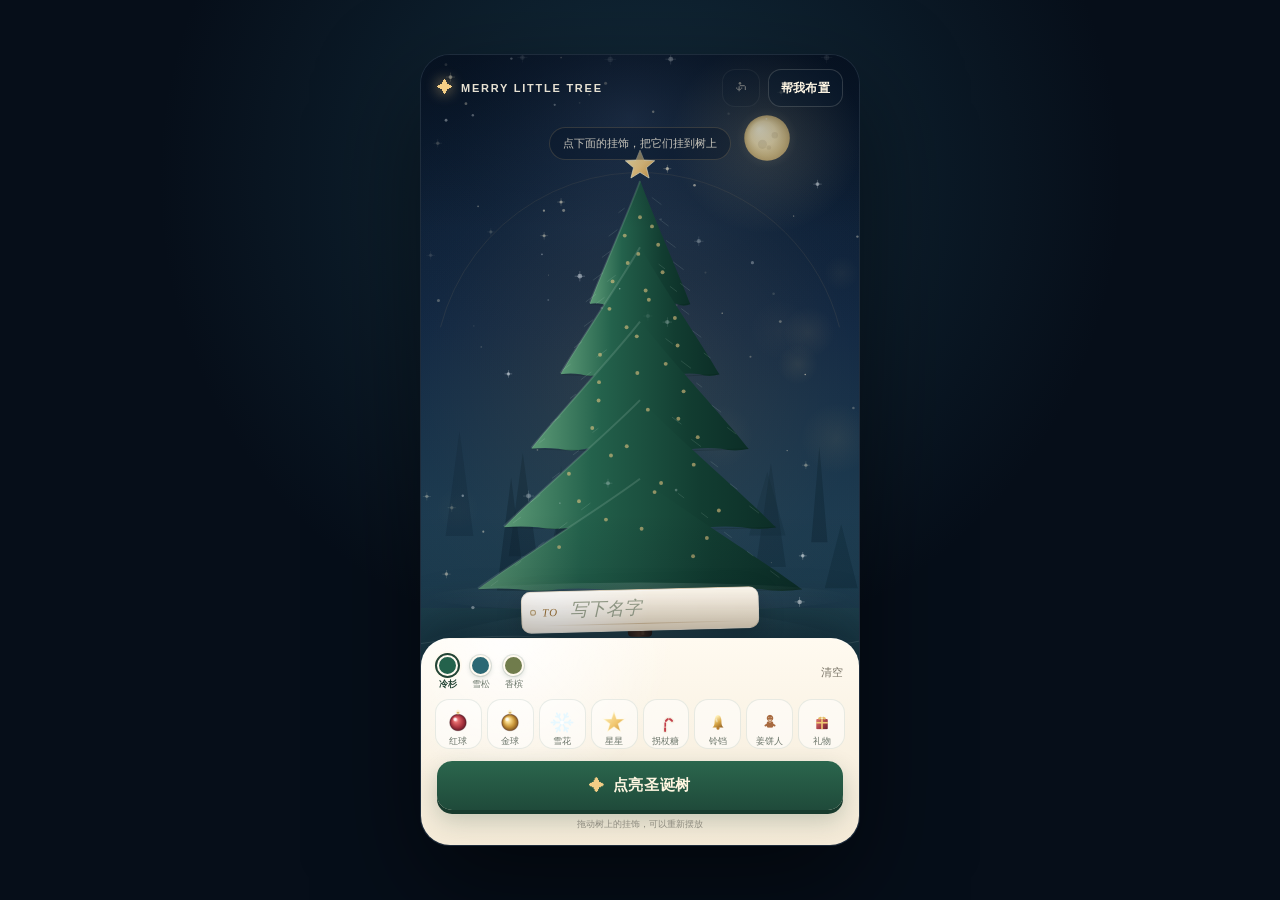
<file: index.html>
<!DOCTYPE html>
<html lang="zh-CN">
<head>
  <meta charset="UTF-8" />
  <meta name="viewport" content="width=device-width, initial-scale=1.0, maximum-scale=1.0, user-scalable=no, viewport-fit=cover" />
  <meta name="theme-color" content="#081426" />
  <meta name="description" content="给自己或朋友装饰一棵圣诞树，点亮后生成一张冬日贺卡，并用链接分享同一棵树。" />
  <meta property="og:title" content="圣诞树装饰间 · Merry Little Tree" />
  <meta property="og:description" content="挂上喜欢的装饰，写下名字，点亮属于你的圣诞树。" />
  <meta property="og:type" content="website" />
  <title>圣诞树装饰间 · Merry Little Tree</title>
  <link rel="icon" type="image/png" href="./assets/favicon.png" />
  <link rel="stylesheet" href="./assets/style.css" />
</head>
<body>
  <main class="app" id="app">
    <canvas id="scene" aria-hidden="true"></canvas>
    <div class="scene-shade" aria-hidden="true"></div>

    <header class="topbar">
      <div class="brand">
        <span class="brand-star" aria-hidden="true">✦</span>
        <span class="brand-name">MERRY LITTLE TREE</span>
      </div>
      <div class="top-actions">
        <button class="icon-btn" id="undoBtn" type="button" aria-label="撤销上一步" disabled>↶</button>
        <button class="soft-btn" id="randomBtn" type="button">帮我布置</button>
      </div>
    </header>

    <div class="hint" id="hint">点下面的挂饰，把它们挂到树上</div>

    <div class="received" id="received" hidden>
      <div class="received-copy">
        <span class="received-kicker">A TREE FOR YOU</span>
        <strong id="receivedText">你收到了一棵圣诞树</strong>
      </div>
      <button class="received-btn" id="resetReceived" type="button">我也要装饰</button>
    </div>

    <section class="dedication" id="dedication">
      <span class="to-label">TO</span>
      <input id="nameInput" maxlength="12" placeholder="写下名字" autocomplete="off" aria-label="收件人名字" />
      <span class="dedication-line" aria-hidden="true"></span>
    </section>

    <section class="tray">
      <div class="tray-head">
        <div class="tree-colors" id="treeColors" role="group" aria-label="选择树的颜色"></div>
        <button class="text-btn" id="clearBtn" type="button">清空</button>
      </div>

      <div class="ornaments" id="ornamentTray" role="group" aria-label="选择挂饰"></div>

      <button class="primary-action" id="lightBtn" type="button">
        <span class="btn-spark" aria-hidden="true">✦</span>
        <span id="lightBtnText">点亮圣诞树</span>
      </button>
      <p class="tray-note" id="trayNote">拖动树上的挂饰，可以重新摆放</p>
    </section>

    <div class="toast" id="toast" role="status" aria-live="polite"></div>

    <div class="overlay" id="shareOverlay" hidden>
      <div class="share-panel" role="dialog" aria-modal="true" aria-labelledby="shareTitle">
        <div class="share-head">
          <div>
            <p class="eyebrow">YOUR WINTER POSTCARD</p>
            <h2 id="shareTitle">你的圣诞树做好了</h2>
          </div>
          <button class="icon-btn close-btn" id="closeShareBtn" type="button" aria-label="关闭分享卡">×</button>
        </div>

        <div class="poster-shell">
          <img id="posterImg" alt="你的圣诞树分享卡" />
        </div>
        <p class="poster-tip" id="posterTip">长按图片可以保存到相册</p>

        <div class="share-actions">
          <button class="secondary" id="saveBtn" type="button">保存图片</button>
          <button class="primary" id="shareBtn" type="button">分享这棵树</button>
        </div>

        <button class="link-toggle" id="linkToggle" type="button">拿到装饰链接</button>
        <div class="link-box" id="linkBox" hidden>
          <input id="shareLinkInput" type="text" readonly aria-label="装饰链接" />
          <p>长按链接复制，朋友打开会看到同一棵树</p>
        </div>
      </div>
    </div>
  </main>

  <script src="./assets/app.js"></script>
</body>
</html>
</file>
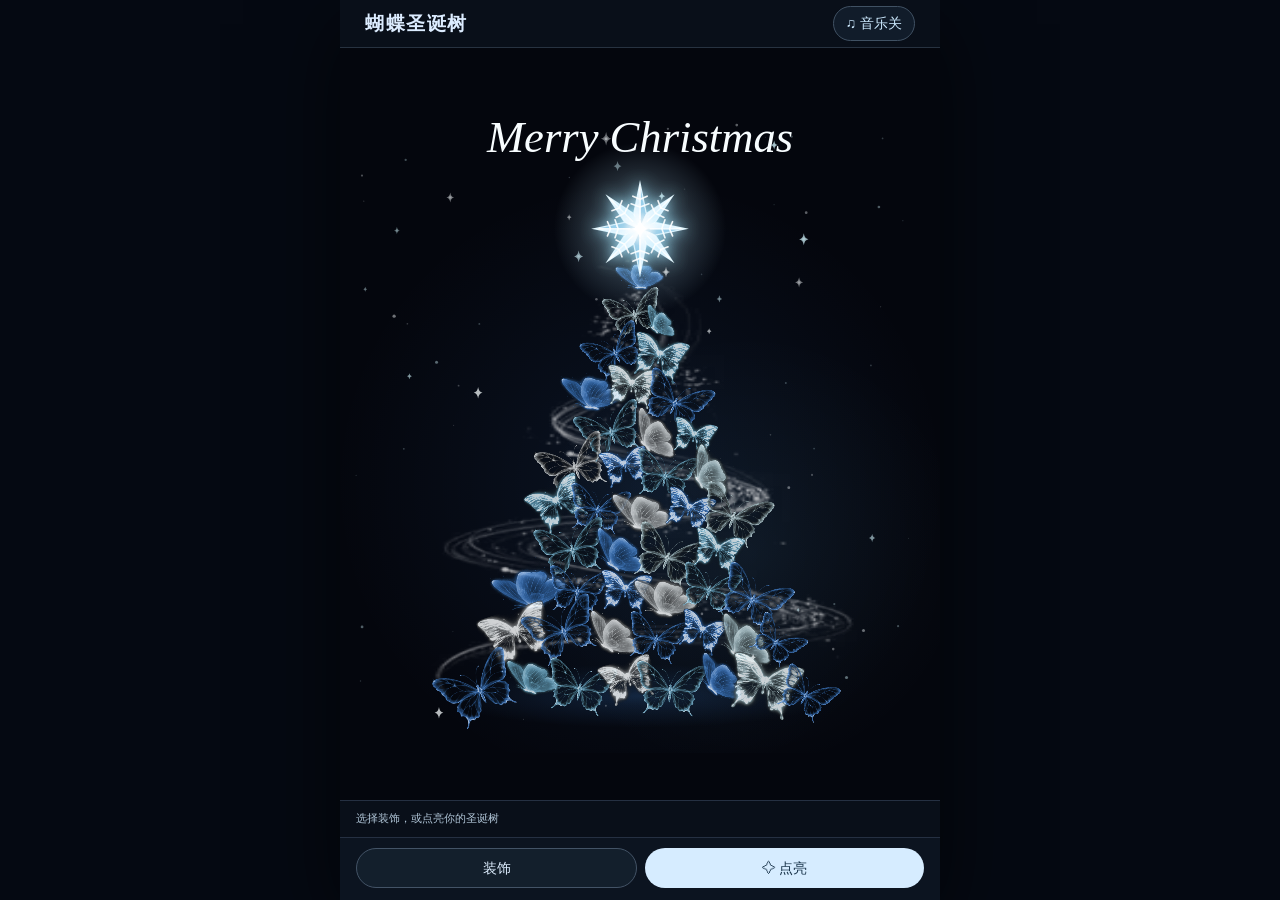
<file: butterfly-demo/index.html>
<!DOCTYPE html>

<html lang="zh-CN">
<head>
<meta charset="utf-8"/>
<meta content="width=device-width,initial-scale=1,viewport-fit=cover" name="viewport"/>
<title>蝴蝶圣诞树</title>
<style>
:root{color-scheme:dark;--ink:#f6f1e8;--muted:#a99f9b;--line:#403833;--surface:#171311;--accent:#d9c08a;--wash:#35291e}
*{box-sizing:border-box}
body{margin:0;background:#080706;color:var(--ink);font:14px/1.45 -apple-system,BlinkMacSystemFont,"PingFang SC","Microsoft Yahei",sans-serif}
button,input{font:inherit}
button{cursor:pointer}
button:focus-visible,input:focus-visible,canvas:focus-visible{outline:2px solid var(--accent);outline-offset:3px}
[hidden]{display:none!important}
main{width:100%;max-width:460px;margin:auto;min-height:100vh;background:#0e0c0b}
header{height:58px;display:flex;align-items:center;justify-content:space-between;padding:0 18px;border-bottom:1px solid #302824;background:#100e0d}
h1{font-family:"Songti SC",serif;font-size:19px;letter-spacing:.08em;font-weight:600;margin:0;color:#f4ead8}
.steps{display:flex;align-items:center;color:var(--muted);font-size:12px;white-space:nowrap}
.steps span+span{margin-left:11px}
.steps [aria-current]{color:#e7cb91}
.stage{position:relative;overflow:hidden;background:#050505}
#scene{display:block;width:100%;touch-action:none;cursor:crosshair}
#effects{position:absolute;top:0;left:0;width:100%;height:100%;pointer-events:none}
.hintbar{min-height:38px;padding:0 16px;display:flex;align-items:center;justify-content:space-between;color:#b8aaa0;font-size:11px;border-top:1px solid #342c26;border-bottom:1px solid #342c26;background:#110e0c}
.hintbar button{border:0;background:none;color:#e1c68d;padding:10px 0 10px 10px;font-size:11px;white-space:nowrap}
.hintbar button:disabled{color:#8692aa;opacity:.65;cursor:default}
.panel{padding:15px 16px 18px;background:#171311}
fieldset{margin:0 0 15px;padding:0;border:0;min-width:0}
legend{font-weight:650;padding:0;margin-bottom:8px;font-size:12px;letter-spacing:.04em;color:#ead7b6}
.choices{display:grid;grid-template-columns:repeat(4,minmax(0,1fr));grid-gap:5px}
#palettes{grid-template-columns:repeat(3,minmax(0,1fr))}
#background-choices{grid-template-columns:repeat(2,minmax(0,1fr))}
.three{grid-template-columns:repeat(3,minmax(0,1fr))}
.color-pickers{display:grid;grid-template-columns:1fr 1fr;gap:8px;margin:9px 0 5px}
.color-pickers label{min-height:39px;display:flex;align-items:center;justify-content:space-between;gap:10px;padding:5px 8px;border:1px solid #443a33;background:#201b18;color:#d1c6ba;font-size:11px}
.color-pickers input[type=color]{width:36px;height:28px;padding:2px;border:1px solid #675b50;background:#171311;cursor:pointer}
.palette-note{margin:3px 0 0;color:#a99f9b;font-size:10px;line-height:1.4}
.butterfly-tools{padding:11px 12px 12px;border:1px solid #514237;border-radius:4px;margin-bottom:15px;background:#1c1713}
.butterfly-tools fieldset{margin-bottom:9px}
.butterfly-tools legend{font-size:11px}
.butterfly-tools label{font-size:11px;color:var(--muted);display:block}
.butterfly-tools output{float:right}
.tool-heading{display:flex;align-items:center;justify-content:space-between;margin-bottom:8px}
.tool-title{font-size:12px;font-weight:650;margin:0;color:#e5c88e}
#deselect{background:transparent;border:0;color:var(--muted);font-size:11px;padding:4px 3px}
.choices button{min-height:36px;min-width:0;padding:4px 1px;border-radius:3px;background:#201b18;color:#c9bfb5;border:1px solid #443a33;font-size:11px;white-space:nowrap;transition:background .16s,border-color .16s,color .16s}
.choices button[aria-pressed=true]{border-color:#d1b77f;background:#35291e;color:#fff6e6;box-shadow:inset 0 -2px #c6a66a}
#palettes button{min-height:48px}
.swatch{display:block;width:26px;height:8px;border-radius:1px;margin:1px auto 4px;border:1px solid #ffffff38}
.sliders{display:grid;grid-template-columns:1.12fr 1fr 1fr;grid-gap:10px;margin:0 0 17px}
.sliders label{font-weight:600;display:block;font-size:11px}
.sliders output{float:right;font-weight:400;color:var(--muted);font-variant-numeric:tabular-nums}
input[type=range]{display:block;height:24px;margin:1px 0 0;width:100%;accent-color:#d9bd82}
.actions{display:flex;align-items:stretch}
.actions button,.return{min-height:41px;border:1px solid #665644;border-radius:3px;background:none;color:var(--ink);padding:0 11px;font-size:12px}
.actions .primary{flex:1;margin-left:8px;border-color:transparent;background:linear-gradient(110deg,#e5d4ad,#c4a56c);color:#23190f;font-weight:750}
#card-panel .actions{margin-top:10px}
#card-panel label{display:block;color:var(--muted);margin-bottom:6px;font-size:12px}
#name{width:100%;height:40px;border-radius:3px;border:1px solid #665644;background:#100e0d;color:var(--ink);padding:0 10px}
#result{font-size:12px;color:var(--muted);margin:10px 0 0}
#result:empty{display:none}
@media(max-width:350px){.panel{padding-left:10px;padding-right:10px}.choices button{font-size:10px}header{padding:0 12px}}
@media(min-width:800px){
body{padding:30px 26px}main{border:1px solid #40352b;border-radius:3px;max-width:1060px;min-height:0;overflow:hidden;box-shadow:0 24px 80px #0009}
header{padding:0 25px;height:64px}.workspace{display:grid;grid-template-columns:minmax(440px,1.25fr) minmax(370px,1fr)}
.panel{padding:23px 25px;border-left:1px solid #40352b}
fieldset{margin-bottom:18px}legend{font-size:13px}.choices button{min-height:39px}.sliders{margin-bottom:18px}
}
main{background:#080f1a;display:flex;flex-direction:column;height:100vh;height:100dvh;min-height:0;max-width:600px;margin:auto;border:0;border-radius:0;overflow:hidden}
body{padding:0;background:#050912}header{height:48px;flex:none;background:#090f19;border-color:#273240}h1{color:#dcecff}.steps{display:none}
.workspace{display:flex;flex-direction:column;flex:1;min-height:0}.workspace>section:first-child{flex:1;min-height:0;display:flex;flex-direction:column}.stage{container-type:size;flex:1;display:grid;place-items:center;background:#04060d}
#scene,#effects{width:min(100cqw,91.12cqh);height:auto;aspect-ratio:390/428}
#effects{inset:50% auto auto 50%;transform:translate(-50%,-50%)}.hintbar{background:#090f19;border-color:#253042;color:#b1c6d8;min-height:28px}.hintbar button:disabled{visibility:hidden}
.panel,#launch{flex:none;border:0;background:#0c1420;padding:10px 16px max(12px,env(safe-area-inset-bottom))}
#launch,.brush,#tabs{display:flex;align-items:center;gap:8px}#launch button,.brush button,#tabs button{border:1px solid #435366;background:#131f2c;color:#deeeff;border-radius:20px;min-height:40px;padding:5px 14px}#launch button{flex:1}#launch #preview,.actions .primary{background:#d6ecff;color:#173249;border:0}#tabs button{flex:1}#tabs button[aria-pressed=true]{background:#d6ecff;color:#163148}
#tool-body{height:clamp(82px,17dvh,154px);overflow-y:auto;overscroll-behavior:contain;margin:9px 0}.brush{justify-content:space-between;font-size:12px}.panel legend{color:#d9eaff}.choices button,.butterfly-tools,.color-pickers label{background:#121e2c;color:#d7e5f1;border-color:#344453}.choices button[aria-pressed=true]{background:#243c52;border-color:#a6d7ff;box-shadow:none}.actions{gap:7px}.actions button{border-color:#495d70;border-radius:20px}.actions .primary{margin:0}.panel fieldset{margin-bottom:8px}
#music{margin-left:auto;padding:6px 12px;border-radius:20px;color:#cdeaff;border:1px solid #405163;background:#111c2a}#individual{display:flex;align-items:center;gap:10px}#individual label{flex:1}#individual input[type=color]{height:34px;width:100%}</style>
<script defer="" src="./wings.js"></script><script defer="" src="./backdrop.js"></script><script defer="" src="./tree.js"></script>
</head>
<body>
<main>
<header>
<h1>蝴蝶圣诞树</h1><button id="music" aria-pressed="false">♫ 音乐关</button>
<div aria-label="制作步骤" class="steps"><span aria-current="step" id="step-edit">装饰</span><span aria-hidden="true">›</span><span id="step-card">点亮贺卡</span></div>
</header>
<div class="workspace">
<section aria-label="蝴蝶树画布">
<div class="stage">
<canvas aria-describedby="hint" aria-label="蝴蝶树" id="scene" tabindex="0">需要支持 Canvas 的浏览器。</canvas>
<canvas aria-hidden="true" id="effects"></canvas>
</div>
<div class="hintbar"><span id="hint" role="status">点蝴蝶换色 · 拖动调整位置</span><button disabled="" id="remove" type="button">删除选中</button></div>
</section>
<section id="launch"><button id="decorate">装饰</button><button id="preview">✧ 点亮</button></section><section aria-label="树饰设置" class="panel" hidden="" id="edit-panel"><nav aria-label="装饰工具" id="tabs"><button data-tab="butterfly">蝴蝶</button><button data-tab="background">背景</button><button data-tab="lightfx">光效</button></nav><div id="tool-body"><div data-pane="background"><fieldset><legend>画笔</legend><div class="choices three" id="brushes"></div></fieldset><div class="brush"><span>轻点或滑动，成簇点缀</span><button disabled="" id="undo">撤销一笔</button></div></div><div data-pane="butterfly"><fieldset><legend id="individual-title">新蝴蝶</legend><div id="individual"><label>大小 <output id="wing-size-out">100%</output><input id="wing-size" type="range" min="45" max="180" value="100"></label><label>自选蝶色<input id="wing-color" type="color" value="#81c8ff"></label></div></fieldset><label for="opacity"><span id="opacity-scope">整树浓淡</span><output id="opacity-out">90%</output><input id="opacity" max="100" min="25" type="range" value="90"/></label><fieldset><legend>蝶形样式</legend><div class="choices three" id="styles"></div></fieldset><fieldset><legend>蝴蝶配色</legend><div class="choices" id="palettes"></div>
<div class="color-pickers">
<label for="rich-color"><span>主色</span><input aria-label="自选蝴蝶主色" id="rich-color" type="color" value="#4a9bff"/></label>
<label for="pale-color"><span>浅色</span><input aria-label="自选蝴蝶浅色" id="pale-color" type="color" value="#d4f7ff"/></label>
</div>
<p class="palette-note">主色比例控制蝶色分布；手动添蝶可单独选主色、浅色或双色。</p>
</fieldset><fieldset><legend>蝴蝶排布</legend><div class="choices three" id="layouts"></div></fieldset><div class="butterfly-tools">
<div class="tool-heading"><p class="tool-title" id="tool-title">新蝴蝶</p><button hidden="" id="deselect" type="button">取消选择</button></div>
<fieldset hidden="" id="single-style"><legend>当前蝶形</legend><div class="choices three" id="single-styles"></div></fieldset>
<fieldset><legend>蝴蝶颜色</legend><div class="choices three" id="butterfly-colors"></div></fieldset>

</div><div class="sliders">
<label for="rich">主色比例 <output id="rich-out">67%</output><input id="rich" max="100" min="0" type="range" value="67"/></label>
<label for="density">密度 <output id="density-out">45</output><input id="density" max="108" min="28" type="range" value="45"/></label>
<label for="size">大小 <output id="size-out">100%</output><input id="size" max="140" min="65" type="range" value="100"/></label>
</div></div><div data-pane="lightfx"><fieldset><legend>树周闪光</legend><div class="choices" id="effects-choices"><button aria-pressed="true" data-overlay="sparkle">星闪</button><button aria-pressed="false" data-overlay="bokeh">柔光斑</button></div></fieldset><fieldset><legend>顶部星形</legend><div class="choices" id="topper-choices"></div></fieldset></div></div>
<div class="actions"><button id="done">完成</button><button id="reset" type="button">重新生成</button><button class="primary" id="light" type="button">点亮圣诞树</button></div>
</section>
<section aria-label="贺卡设置" class="panel" hidden="" id="card-panel">
<label for="name">收卡人名字</label>
<input id="name" maxlength="24" placeholder="输入名字，写在贺卡上" type="text"/>
<label style="display:flex;align-items:center;gap:12px;margin-top:8px">赠语颜色 <input id="text-color" type="color" value="#e1f1ff"/> <small>拖动画布上的赠语调整位置</small></label><div class="actions"><button id="back" type="button">继续装饰</button><button class="primary" id="export" type="button">保存分享卡</button></div>
<p id="result" role="status"></p>
</section>
</div>
</main>
<script src="./bells.js"></script></body>
</html>
</file>
<file: assets/style.css>
*, *::before, *::after {
  box-sizing: border-box;
  margin: 0;
  padding: 0;
}

html, body {
  width: 100%;
  height: 100%;
  overflow: hidden;
}

html {
  touch-action: manipulation;
  background: #07101e;
}

body {
  font-family: -apple-system, BlinkMacSystemFont, "SF Pro Display", "PingFang SC", "Hiragino Sans GB", "Microsoft YaHei", sans-serif;
  color: #f8f1df;
  background:
    radial-gradient(circle at 50% 30%, rgba(30, 69, 92, 0.6), transparent 55%),
    #07101e;
  -webkit-font-smoothing: antialiased;
  -webkit-tap-highlight-color: transparent;
  -webkit-touch-callout: none;
  -webkit-user-select: none;
  user-select: none;
}

button,
input {
  font: inherit;
}

button {
  -webkit-tap-highlight-color: transparent;
}

button:focus {
  outline: 2px solid #f4ce86;
  outline-offset: 2px;
}

input:focus {
  outline: none;
}

[hidden] {
  display: none !important;
}

.app {
  position: relative;
  width: 100%;
  height: 100vh;
  height: var(--app-height, 100vh);
  overflow: hidden;
  background: #0b1a2e;
  isolation: isolate;
}

#scene {
  position: absolute;
  top: 0;
  left: 0;
  width: 100%;
  height: 100%;
  display: block;
  touch-action: none;
  z-index: 0;
}

.scene-shade {
  position: absolute;
  top: 0;
  right: 0;
  bottom: 0;
  left: 0;
  z-index: 1;
  pointer-events: none;
  background:
    linear-gradient(180deg, rgba(4, 12, 24, 0.46) 0%, rgba(4, 12, 24, 0) 22%, rgba(4, 12, 24, 0) 58%, rgba(4, 12, 24, 0.54) 100%);
}

.topbar {
  position: absolute;
  top: 0;
  right: 0;
  left: 0;
  z-index: 5;
  display: flex;
  align-items: center;
  justify-content: space-between;
  padding-top: calc(14px + var(--safe-area-inset-top, env(safe-area-inset-top, 0px)));
  padding-right: 16px;
  padding-bottom: 10px;
  padding-left: 16px;
}

.brand {
  display: flex;
  align-items: center;
  min-width: 0;
}

.brand-star {
  display: inline-block;
  margin-right: 8px;
  color: #f4ce86;
  font-size: 16px;
  line-height: 1;
  text-shadow: 0 0 14px rgba(244, 206, 134, 0.82);
  animation: starPulse 3.4s ease-in-out infinite;
}

.brand-name {
  overflow: hidden;
  color: rgba(255, 247, 229, 0.9);
  font-size: 11px;
  font-weight: 600;
  letter-spacing: 0.16em;
  text-overflow: ellipsis;
  white-space: nowrap;
}

.top-actions {
  display: flex;
  align-items: center;
  flex-shrink: 0;
  margin-left: 10px;
}

.top-actions > * + * {
  margin-left: 8px;
}

.icon-btn,
.soft-btn {
  height: 38px;
  border: 1px solid rgba(255, 247, 229, 0.16);
  border-radius: 13px;
  color: #fff7e5;
  background: rgba(10, 27, 47, 0.42);
  cursor: pointer;
  -webkit-app-region: no-drag;
}

.icon-btn {
  width: 38px;
  font-size: 20px;
  line-height: 1;
}

.soft-btn {
  padding: 0 12px;
  font-size: 12px;
  font-weight: 600;
  letter-spacing: 0.03em;
}

.icon-btn:active,
.soft-btn:active {
  background: rgba(255, 247, 229, 0.14);
}

.icon-btn:disabled {
  opacity: 0.34;
  cursor: default;
}

.hint {
  position: absolute;
  top: calc(72px + var(--safe-area-inset-top, env(safe-area-inset-top, 0px)));
  left: 50%;
  z-index: 4;
  max-width: 86%;
  padding: 8px 13px;
  border: 1px solid rgba(244, 206, 134, 0.16);
  border-radius: 999px;
  color: rgba(255, 247, 229, 0.76);
  background: rgba(6, 20, 38, 0.38);
  font-size: 11px;
  line-height: 1.35;
  text-align: center;
  white-space: nowrap;
  transform: translateX(-50%);
  transition: opacity 320ms ease, transform 320ms ease;
  pointer-events: none;
}

.hint.is-hidden {
  opacity: 0;
  transform: translate(-50%, -5px);
}

.received {
  position: absolute;
  top: calc(66px + var(--safe-area-inset-top, env(safe-area-inset-top, 0px)));
  left: 50%;
  z-index: 6;
  display: flex;
  align-items: center;
  justify-content: center;
  width: auto;
  max-width: calc(100% - 32px);
  padding: 6px 7px 6px 12px;
  border: 1px solid rgba(244, 206, 134, 0.2);
  border-radius: 999px;
  background: rgba(11, 30, 48, 0.9);
  box-shadow: 0 12px 34px rgba(3, 10, 20, 0.26);
  transform: translateX(-50%);
  white-space: nowrap;
}

.received-copy {
  display: flex;
  align-items: center;
  min-width: 0;
}

.received-kicker {
  display: none;
}

.received strong {
  display: block;
  overflow: hidden;
  color: #fff7e5;
  font-size: 11px;
  font-weight: 600;
  line-height: 1.2;
  text-overflow: ellipsis;
}

.received-btn {
  flex-shrink: 0;
  margin-left: 10px;
  padding: 5px 8px;
  border: 1px solid rgba(244, 206, 134, 0.28);
  border-radius: 999px;
  color: #f4ce86;
  background: rgba(244, 206, 134, 0.08);
  font-size: 10px;
  font-weight: 600;
  cursor: pointer;
}

.dedication {
  position: absolute;
  right: auto;
  bottom: calc(214px + var(--safe-area-inset-bottom, env(safe-area-inset-bottom, 0px)));
  left: 50%;
  z-index: 4;
  display: flex;
  align-items: center;
  justify-content: flex-start;
  width: 238px;
  height: 42px;
  padding: 0 14px 0 20px;
  border: 1px solid rgba(95, 70, 31, 0.14);
  border-radius: 10px;
  background:
    radial-gradient(circle at 12% 0%, rgba(255, 255, 255, 0.92), transparent 48%),
    linear-gradient(180deg, #fffaf0 0%, #f1e2c9 100%);
  box-shadow: 0 9px 24px rgba(3, 11, 18, 0.26), 0 1px 0 rgba(255, 255, 255, 0.7) inset;
  transform: translateX(-50%) rotate(-1.5deg);
  pointer-events: none;
}

.dedication::before {
  position: absolute;
  top: 50%;
  left: 8px;
  width: 6px;
  height: 6px;
  margin-top: -3px;
  border: 1px solid rgba(135, 98, 45, 0.34);
  border-radius: 50%;
  background: #dfcba6;
  box-shadow: 0 0 0 2px rgba(255, 250, 240, 0.8) inset;
  content: "";
}

.to-label {
  margin-right: 9px;
  color: #9c7135;
  font-family: "Baskerville", "Didot", "Times New Roman", serif;
  font-size: 11px;
  font-style: italic;
  letter-spacing: 0.12em;
}

#nameInput {
  flex: 1;
  width: 100%;
  min-width: 0;
  padding: 2px 2px 4px;
  border: 0;
  border-radius: 0;
  color: #294938;
  background: transparent;
  font-family: "Baskerville", "Didot", "Songti SC", "STSong", "Times New Roman", serif;
  font-size: 18px;
  font-style: italic;
  line-height: 1.2;
  text-align: left;
  pointer-events: auto;
  -webkit-user-select: text;
  user-select: text;
}

#nameInput::placeholder {
  color: #9ca48f;
  font-style: italic;
}

.dedication-line {
  position: absolute;
  right: 14px;
  bottom: 6px;
  left: 20px;
  height: 1px;
  background: linear-gradient(90deg, transparent, rgba(156, 113, 53, 0.36), transparent);
}

.tray {
  position: absolute;
  right: 0;
  bottom: 0;
  left: 0;
  z-index: 8;
  padding: 16px 16px calc(14px + var(--safe-area-inset-bottom, env(safe-area-inset-bottom, 0px)));
  border-top: 1px solid rgba(255, 255, 255, 0.55);
  border-radius: 28px 28px 0 0;
  color: #274535;
  background:
    radial-gradient(circle at 20% 0%, rgba(255, 255, 255, 0.9), transparent 40%),
    linear-gradient(180deg, #fffaf0 0%, #f4ead7 100%);
  box-shadow: 0 -18px 50px rgba(2, 10, 20, 0.32);
}

.tray-head {
  display: flex;
  align-items: center;
  justify-content: space-between;
  min-height: 28px;
}

.tree-colors {
  display: flex;
  align-items: center;
}

.tree-color {
  display: flex;
  flex-direction: column;
  align-items: center;
  padding: 0;
  border: 0;
  color: #6d796c;
  background: transparent;
  font-size: 9px;
  line-height: 1;
  cursor: pointer;
}

.tree-color + .tree-color {
  margin-left: 12px;
}

.tree-color-dot {
  display: block;
  width: 21px;
  height: 21px;
  margin-bottom: 4px;
  border: 2px solid #fffaf0;
  border-radius: 50%;
  box-shadow: 0 0 0 1px rgba(35, 68, 53, 0.12), 0 2px 5px rgba(35, 68, 53, 0.18);
}

.tree-color.is-active {
  color: #234435;
  font-weight: 700;
}

.tree-color.is-active .tree-color-dot {
  box-shadow: 0 0 0 2px #234435, 0 0 0 4px #fffaf0;
}

.text-btn {
  padding: 4px 0;
  border: 0;
  color: #7a7568;
  background: transparent;
  font-size: 11px;
  cursor: pointer;
}

.ornaments {
  display: flex;
  justify-content: space-between;
  margin-top: 10px;
  margin-right: -2px;
  margin-left: -2px;
}

.ornament-btn {
  position: relative;
  flex: 1;
  min-width: 0;
  height: 50px;
  padding: 2px 0 1px;
  border: 1px solid rgba(47, 92, 71, 0.1);
  border-radius: 14px;
  background: rgba(255, 255, 255, 0.52);
  cursor: pointer;
  transition: transform 150ms ease, background 150ms ease;
}

.ornament-btn + .ornament-btn {
  margin-left: 5px;
}

.ornament-btn:active {
  background: #fff5df;
  transform: scale(0.94);
}

.ornament-btn canvas {
  display: block;
  width: 32px;
  height: 32px;
  margin: 0 auto;
}

.ornament-btn span {
  display: block;
  margin-top: 1px;
  color: #6a7469;
  font-size: 9px;
  line-height: 1;
}

.primary-action {
  display: flex;
  align-items: center;
  justify-content: center;
  width: 100%;
  height: 49px;
  margin-top: 12px;
  border: 0;
  border-radius: 15px;
  color: #fff6e1;
  background: linear-gradient(180deg, #2b664d 0%, #1f4a3a 100%);
  box-shadow: 0 4px 0 #183b2e, 0 10px 24px rgba(25, 62, 47, 0.24);
  font-size: 15px;
  font-weight: 700;
  letter-spacing: 0.04em;
  cursor: pointer;
  transition: transform 150ms ease, box-shadow 150ms ease;
}

.primary-action:active {
  transform: translateY(2px);
  box-shadow: 0 2px 0 #183b2e, 0 6px 14px rgba(25, 62, 47, 0.2);
}

.btn-spark {
  margin-right: 8px;
  color: #f4ce86;
  font-size: 15px;
}

.tray-note {
  margin-top: 9px;
  color: #8d8b7f;
  font-size: 9px;
  line-height: 1.3;
  text-align: center;
}

.toast {
  position: absolute;
  top: calc(112px + var(--safe-area-inset-top, env(safe-area-inset-top, 0px)));
  left: 50%;
  z-index: 30;
  max-width: 82%;
  padding: 10px 14px;
  border: 1px solid rgba(244, 206, 134, 0.18);
  border-radius: 999px;
  color: #fff7e5;
  background: rgba(10, 29, 46, 0.92);
  box-shadow: 0 10px 30px rgba(2, 8, 16, 0.3);
  font-size: 11px;
  line-height: 1.3;
  text-align: center;
  white-space: nowrap;
  opacity: 0;
  transform: translate(-50%, 8px);
  transition: opacity 180ms ease, transform 180ms ease;
  pointer-events: none;
}

.toast.is-visible {
  opacity: 1;
  transform: translate(-50%, 0);
}

.overlay {
  position: absolute;
  top: 0;
  right: 0;
  bottom: 0;
  left: 0;
  z-index: 40;
  display: flex;
  align-items: center;
  justify-content: center;
  padding: 16px;
  background: rgba(3, 9, 18, 0.8);
}

.share-panel {
  width: 100%;
  max-width: 430px;
  max-height: calc(100vh - 32px);
  max-height: calc(var(--app-height, 100vh) - 32px);
  overflow-y: auto;
  padding: 17px 16px calc(18px + var(--safe-area-inset-bottom, env(safe-area-inset-bottom, 0px)));
  border: 1px solid rgba(255, 255, 255, 0.72);
  border-radius: 26px;
  color: #274535;
  background:
    radial-gradient(circle at 12% 0%, rgba(255, 255, 255, 0.96), transparent 40%),
    linear-gradient(180deg, #fffaf0 0%, #f2e6d1 100%);
  box-shadow: 0 24px 70px rgba(0, 0, 0, 0.42);
  -webkit-overflow-scrolling: touch;
}

.share-head {
  display: flex;
  align-items: flex-start;
  justify-content: space-between;
  margin-bottom: 13px;
}

.eyebrow {
  margin-bottom: 5px;
  color: #a47d3e;
  font-size: 9px;
  font-weight: 700;
  letter-spacing: 0.16em;
}

.share-head h2 {
  color: #234435;
  font-family: "Baskerville", "Didot", "Songti SC", "STSong", "Times New Roman", serif;
  font-size: 22px;
  font-weight: 600;
  line-height: 1.2;
}

.close-btn {
  flex-shrink: 0;
  width: 36px;
  height: 36px;
  margin-left: 12px;
  border-color: rgba(39, 69, 53, 0.1);
  color: #4a6555;
  background: rgba(39, 69, 53, 0.06);
  font-size: 24px;
}

.poster-shell {
  overflow: hidden;
  border-radius: 18px;
  background: #0b1a2e;
  box-shadow: 0 14px 34px rgba(33, 49, 40, 0.2);
}

.poster-shell img {
  display: block;
  width: 100%;
  height: auto;
  -webkit-touch-callout: default;
  -webkit-user-select: auto;
  user-select: auto;
}

.poster-tip {
  margin-top: 8px;
  color: #8d8879;
  font-size: 10px;
  line-height: 1.35;
  text-align: center;
}

.share-actions {
  display: flex;
  margin-top: 12px;
}

.share-actions button {
  flex: 1;
  height: 46px;
  border-radius: 14px;
  font-size: 14px;
  font-weight: 700;
  cursor: pointer;
}

.share-actions button + button {
  margin-left: 9px;
}

.secondary {
  border: 1px solid rgba(39, 69, 53, 0.16);
  color: #315744;
  background: rgba(255, 255, 255, 0.56);
}

.primary {
  border: 0;
  color: #fff7e5;
  background: linear-gradient(180deg, #2b664d 0%, #1f4a3a 100%);
  box-shadow: 0 4px 0 #183b2e;
}

.link-toggle {
  display: block;
  width: 100%;
  margin-top: 12px;
  padding: 4px;
  border: 0;
  color: #7f725d;
  background: transparent;
  font-size: 11px;
  text-decoration: underline;
  text-underline-offset: 3px;
  cursor: pointer;
}

.link-box {
  margin-top: 8px;
  padding: 9px;
  border: 1px solid rgba(39, 69, 53, 0.12);
  border-radius: 12px;
  background: rgba(255, 255, 255, 0.54);
}

.link-box input {
  width: 100%;
  padding: 7px 8px;
  border: 1px solid rgba(39, 69, 53, 0.14);
  border-radius: 8px;
  color: #315744;
  background: #fffdf7;
  font-size: 11px;
  -webkit-user-select: text;
  user-select: text;
}

.link-box p {
  margin-top: 6px;
  color: #8d8879;
  font-size: 9px;
  text-align: center;
}

@keyframes starPulse {
  0%, 100% { opacity: 0.85; transform: scale(0.94) rotate(0deg); }
  50% { opacity: 1; transform: scale(1.08) rotate(8deg); }
}

@media (max-height: 720px) {
  .hint {
    display: none;
  }

  .dedication {
    bottom: calc(194px + var(--safe-area-inset-bottom, env(safe-area-inset-bottom, 0px)));
  }

  .tray {
    padding-top: 12px;
  }

  .ornament-btn {
    height: 44px;
  }

  .ornament-btn canvas {
    width: 28px;
    height: 28px;
  }

  .primary-action {
    height: 45px;
    margin-top: 9px;
  }

  .tray-note {
    display: none;
  }
}

@media (min-width: 700px) {
  body {
    display: flex;
    align-items: center;
    justify-content: center;
    padding: 18px;
    background:
      radial-gradient(circle at 50% 20%, rgba(38, 88, 111, 0.42), transparent 50%),
      #060e19;
  }

  .app {
    width: 440px;
    height: 88vh;
    max-height: 900px;
    border: 1px solid rgba(255, 247, 229, 0.08);
    border-radius: 30px;
    box-shadow: 0 40px 100px rgba(0, 0, 0, 0.5);
  }
}

@media (prefers-reduced-motion: reduce) {
  .brand-star {
    animation: none;
  }

  .hint,
  .toast,
  .ornament-btn,
  .primary-action {
    transition: none;
  }
}
</file>
